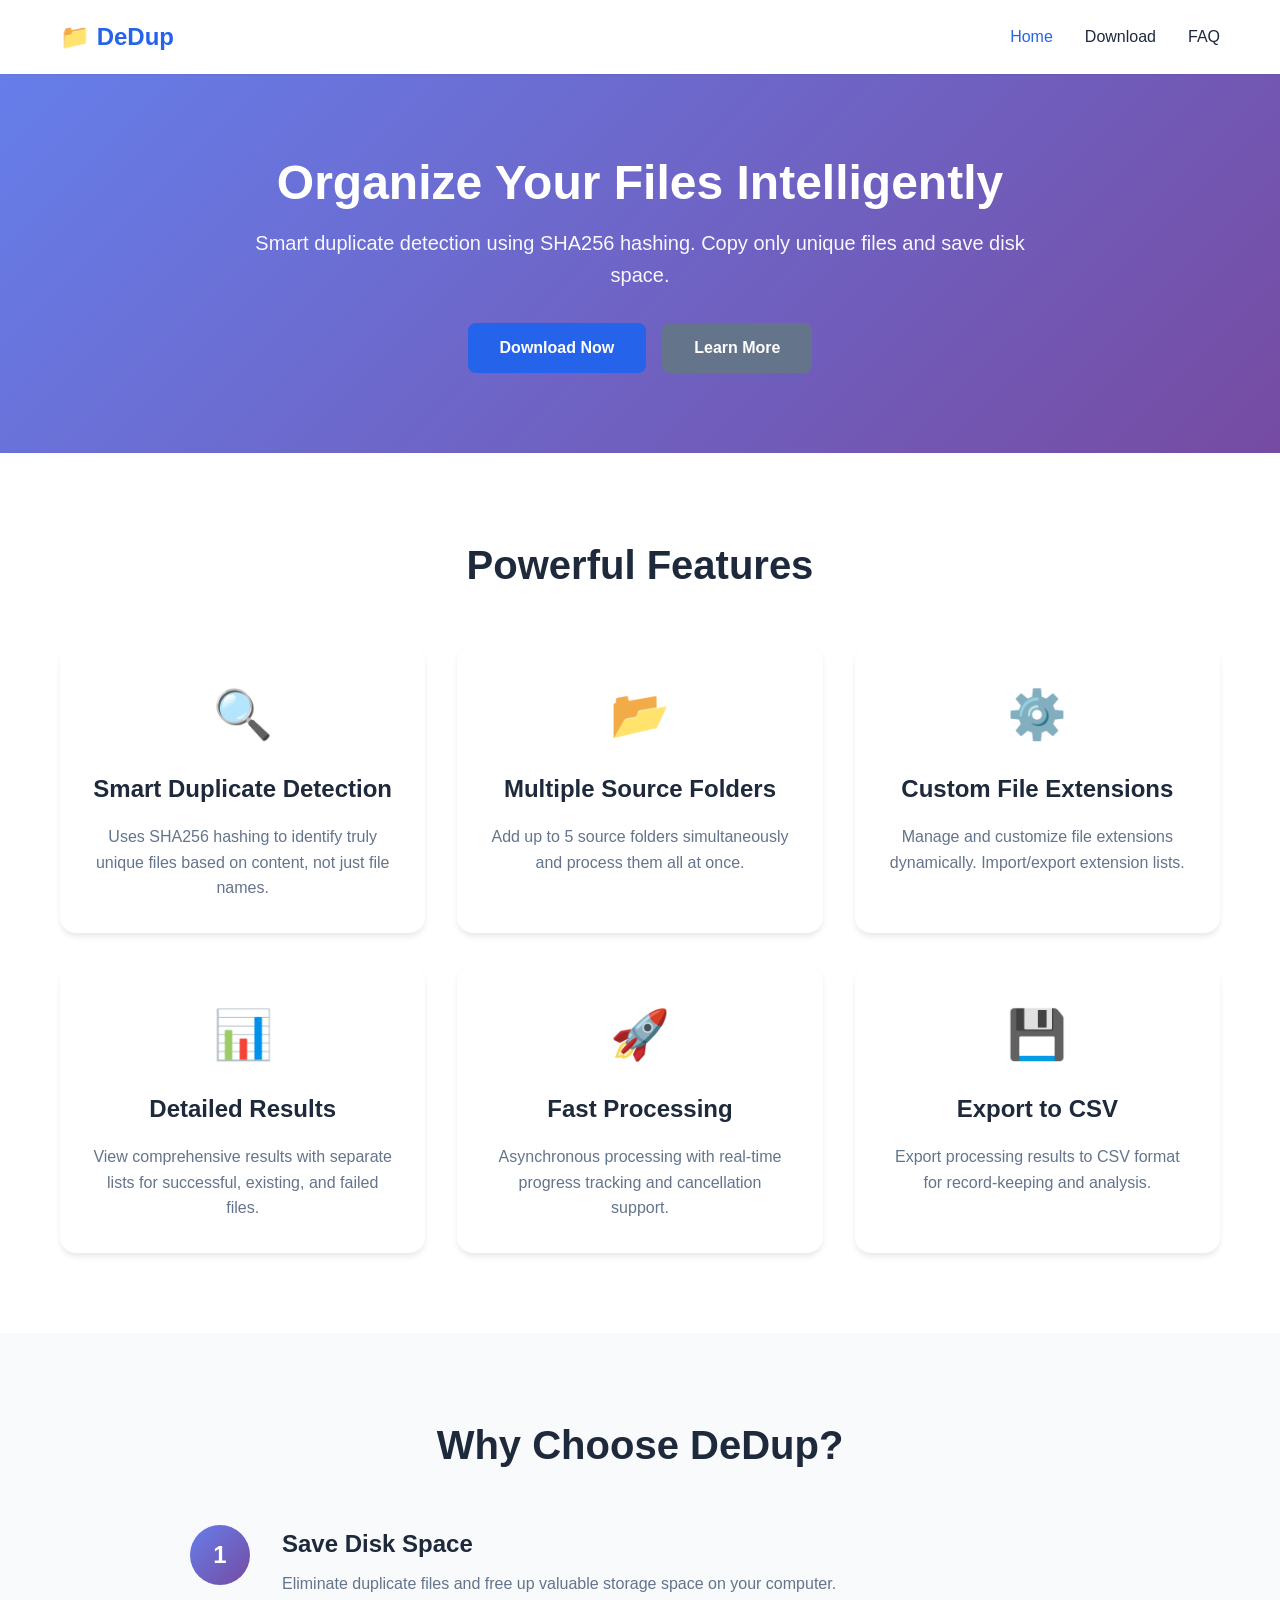
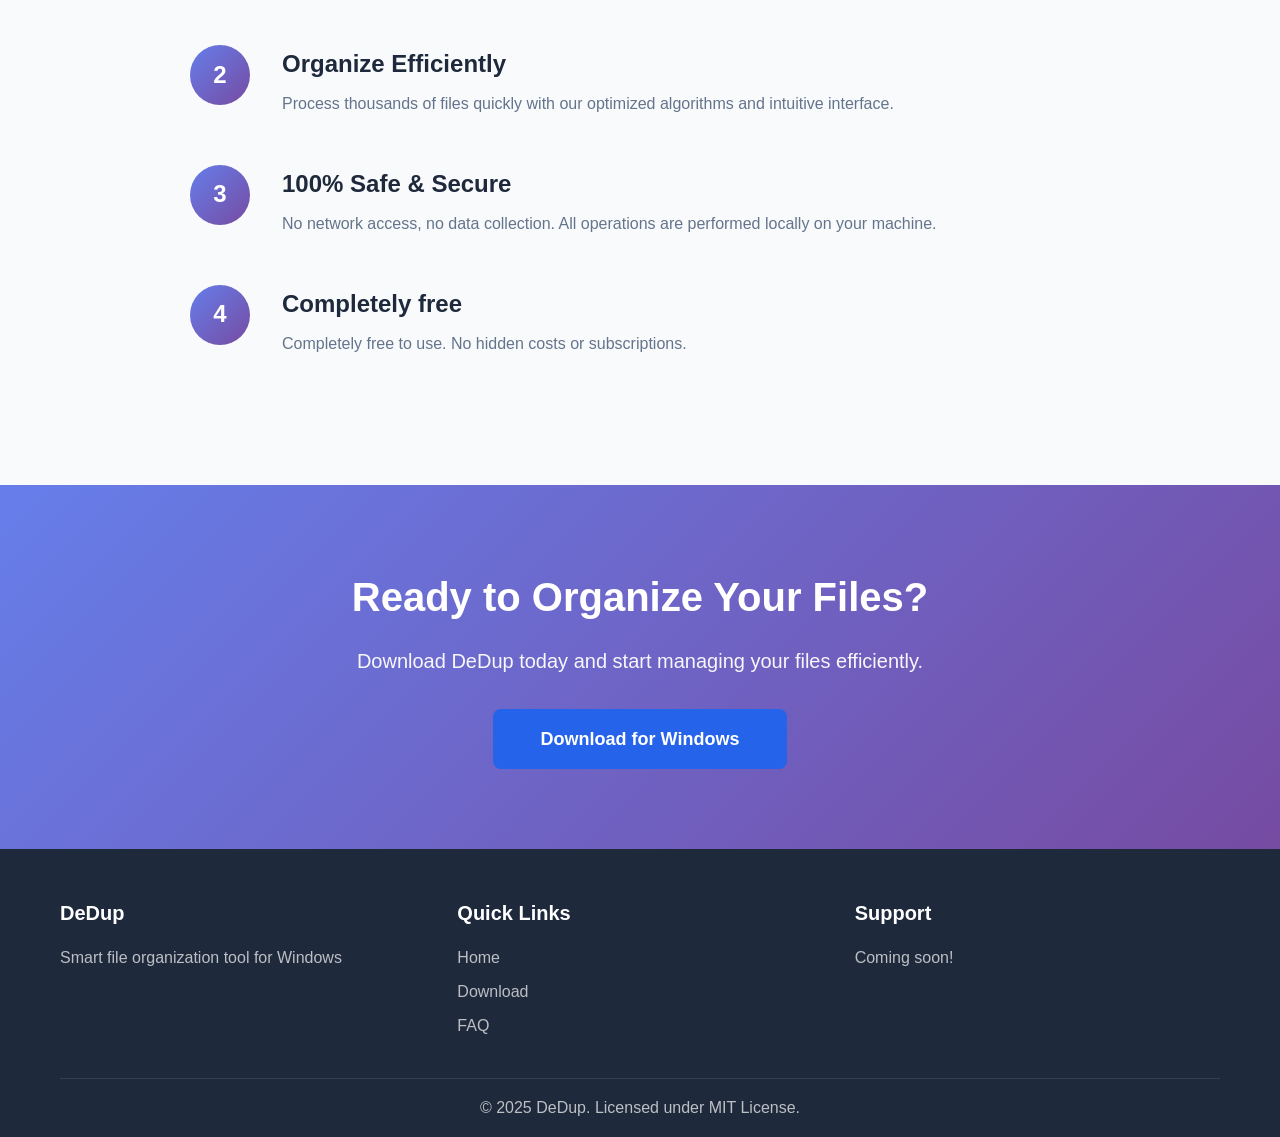
<file: index.html>
<!DOCTYPE html>
<html lang="en">
<head>
    <meta charset="UTF-8">
    <meta name="viewport" content="width=device-width, initial-scale=1.0">
    <meta name="description" content="DeDup - Smart duplicate detection and file organization tool for Windows">
    <title>DeDup - Smart File Organization Tool</title>
    <link rel="stylesheet" href="css/styles.css">
    <script>
        !function(t,e){var o,n,p,r;e.__SV||(window.posthog=e,e._i=[],e.init=function(i,s,a){function g(t,e){var o=e.split(".");2==o.length&&(t=t[o[0]],e=o[1]),t[e]=function(){t.push([e].concat(Array.prototype.slice.call(arguments,0)))}}(p=t.createElement("script")).type="text/javascript",p.async=!0,p.src=s.api_host.replace(".i.posthog.com","-assets.i.posthog.com")+"/static/array.js",(r=t.getElementsByTagName("script")[0]).parentNode.insertBefore(p,r);var u=e;for(void 0!==a?u=e[a]=[]:a="posthog",u.people=u.people||[],u.toString=function(t){var e="posthog";return"posthog"!==a&&(e+="."+a),t||(e+=" (stub)"),e},u.people.toString=function(){return u.toString(1)+".people (stub)"},o="init capture register register_once register_for_session unregister opt_out_capturing has_opted_out_capturing opt_in_capturing reset isFeatureEnabled getFeatureFlag getFeatureFlagPayload reloadFeatureFlags group identify setPersonProperties setPersonPropertiesForFlags resetPersonPropertiesForFlags setGroupPropertiesForFlags resetGroupPropertiesForFlags resetGroups onFeatureFlags addFeatureFlagsHandler onSessionId getSurveys getActiveMatchingSurveys renderSurvey canRenderSurvey getNextSurveyStep".split(" "),n=0;n<o.length;n++)g(u,o[n]);e._i.push([i,s,a])},e.__SV=1)}(document,window.posthog||[]);
        posthog.init('phc_v8VJVFxAT62Tx60gpnQ9fvidoGuvIyEFESOv3QbUDI0', {
            api_host: 'https://us.i.posthog.com',
            defaults: '2026-01-30'
        })
    </script>
</head>
<body>
    <!-- Header with Donate Button -->
    <header class="header">
        <div class="container">
            <div class="header-content">
                <div class="logo">
                    <h1>📁 DeDup</h1>
                </div>
                <nav class="nav">
                    <a href="index.html" class="nav-link active">Home</a>
                    <a href="download.html" class="nav-link">Download</a>
                    <a href="faq.html" class="nav-link">FAQ</a>
                    <!-- <button id="donate-btn" class="donate-btn">❤️ Donate</button> -->
                </nav>
            </div>
        </div>
    </header>

    <!-- Hero Section -->
    <section class="hero">
        <div class="container">
            <div class="hero-content">
                <h2 class="hero-title">Organize Your Files Intelligently</h2>
                <p class="hero-subtitle">Smart duplicate detection using SHA256 hashing. Copy only unique files and save disk space.</p>
                <div class="hero-buttons">
                    <a href="download.html" class="btn btn-primary">Download Now</a>
                    <a href="#features" class="btn btn-secondary">Learn More</a>
                </div>
            </div>
        </div>
    </section>

    <!-- Ad Placeholder 1 -->
    <div class="ad-container" style="display: none;">
        <div class="container">
            <div class="ad-placeholder">
                <!-- Google AdSense or other ad network code goes here -->
                <p class="ad-label">Advertisement</p>
                <div class="ad-content">
                    <script async src="https://pagead2.googlesyndication.com/pagead/js/adsbygoogle.js"></script>
                    <!-- Ad Unit 1 -->
                    <ins class="adsbygoogle"
                         style="display:block"
                         data-ad-client="ca-pub-XXXXXXXXXXXXXXXX"
                         data-ad-slot="XXXXXXXXXX"
                         data-ad-format="auto"
                         data-full-width-responsive="true"></ins>
                    <script>
                         (adsbygoogle = window.adsbygoogle || []).push({});
                    </script>
                </div>
            </div>
        </div>
    </div>

    <!-- Features Section -->
    <section id="features" class="features">
        <div class="container">
            <h2 class="section-title">Powerful Features</h2>
            <div class="features-grid">
                <div class="feature-card">
                    <div class="feature-icon">🔍</div>
                    <h3>Smart Duplicate Detection</h3>
                    <p>Uses SHA256 hashing to identify truly unique files based on content, not just file names.</p>
                </div>
                <div class="feature-card">
                    <div class="feature-icon">📂</div>
                    <h3>Multiple Source Folders</h3>
                    <p>Add up to 5 source folders simultaneously and process them all at once.</p>
                </div>
                <div class="feature-card">
                    <div class="feature-icon">⚙️</div>
                    <h3>Custom File Extensions</h3>
                    <p>Manage and customize file extensions dynamically. Import/export extension lists.</p>
                </div>
                <div class="feature-card">
                    <div class="feature-icon">📊</div>
                    <h3>Detailed Results</h3>
                    <p>View comprehensive results with separate lists for successful, existing, and failed files.</p>
                </div>
                <div class="feature-card">
                    <div class="feature-icon">🚀</div>
                    <h3>Fast Processing</h3>
                    <p>Asynchronous processing with real-time progress tracking and cancellation support.</p>
                </div>
                <div class="feature-card">
                    <div class="feature-icon">💾</div>
                    <h3>Export to CSV</h3>
                    <p>Export processing results to CSV format for record-keeping and analysis.</p>
                </div>
            </div>
        </div>
    </section>

    <!-- Ad Placeholder 2 -->
    <div class="ad-container" style="display: none;">
        <div class="container">
            <div class="ad-placeholder">
                <p class="ad-label">Advertisement</p>
                <div class="ad-content">
                    <script async src="https://pagead2.googlesyndication.com/pagead/js/adsbygoogle.js"></script>
                    <!-- Ad Unit 2 -->
                    <ins class="adsbygoogle"
                         style="display:block"
                         data-ad-client="ca-pub-XXXXXXXXXXXXXXXX"
                         data-ad-slot="XXXXXXXXXX"
                         data-ad-format="auto"
                         data-full-width-responsive="true"></ins>
                    <script>
                         (adsbygoogle = window.adsbygoogle || []).push({});
                    </script>
                </div>
            </div>
        </div>
    </div>

    <!-- Benefits Section -->
    <section class="benefits">
        <div class="container">
            <h2 class="section-title">Why Choose DeDup?</h2>
            <div class="benefits-list">
                <div class="benefit-item">
                    <div class="benefit-number">1</div>
                    <div class="benefit-content">
                        <h3>Save Disk Space</h3>
                        <p>Eliminate duplicate files and free up valuable storage space on your computer.</p>
                    </div>
                </div>
                <div class="benefit-item">
                    <div class="benefit-number">2</div>
                    <div class="benefit-content">
                        <h3>Organize Efficiently</h3>
                        <p>Process thousands of files quickly with our optimized algorithms and intuitive interface.</p>
                    </div>
                </div>
                <div class="benefit-item">
                    <div class="benefit-number">3</div>
                    <div class="benefit-content">
                        <h3>100% Safe & Secure</h3>
                        <p>No network access, no data collection. All operations are performed locally on your machine.</p>
                    </div>
                </div>
                <div class="benefit-item">
                    <div class="benefit-number">4</div>
                    <div class="benefit-content">
                        <h3>Completely free</h3>
                        <p>Completely free to use. No hidden costs or subscriptions.</p>
                    </div>
                </div>
            </div>
        </div>
    </section>

    <!-- CTA Section -->
    <section class="cta">
        <div class="container">
            <h2>Ready to Organize Your Files?</h2>
            <p>Download DeDup today and start managing your files efficiently.</p>
            <a href="download.html" class="btn btn-primary btn-large">Download for Windows</a>
        </div>
    </section>

    <!-- Footer -->
    <footer class="footer">
        <div class="container">
            <div class="footer-content">
                <div class="footer-section">
                    <h4>DeDup</h4>
                    <p>Smart file organization tool for Windows</p>
                </div>
                <div class="footer-section">
                    <h4>Quick Links</h4>
                    <ul>
                        <li><a href="index.html">Home</a></li>
                        <li><a href="download.html">Download</a></li>
                        <li><a href="faq.html">FAQ</a></li>
                    </ul>
                </div>
                <div class="footer-section">
                    <h4>Support</h4>
                    <p>Coming soon!</p>
                    <!-- <p>If you find this tool useful, please consider supporting the development.</p> -->
                    <!-- <button id="footer-donate-btn" class="btn btn-secondary">❤️ Donate</button> -->
                </div>
            </div>
            <div class="footer-bottom">
                <p>&copy; 2025 DeDup. Licensed under MIT License.</p>
            </div>
        </div>
    </footer>

    <!-- PayPal Donation Modal -->
    <div id="donation-modal" class="modal">
        <div class="modal-content">
            <span class="close">&times;</span>
            <h2>Support Development</h2>
            <p>Coming soon!</p>
            <!-- <p>Your donation helps keep this project free and actively maintained. Thank you for your support!</p> -->
            <!-- <div id="paypal-button-container"></div> -->
        </div>
    </div>

    <script src="js/paypal.js"></script>
    <script src="js/main.js"></script>
</body>

</html>
</file>
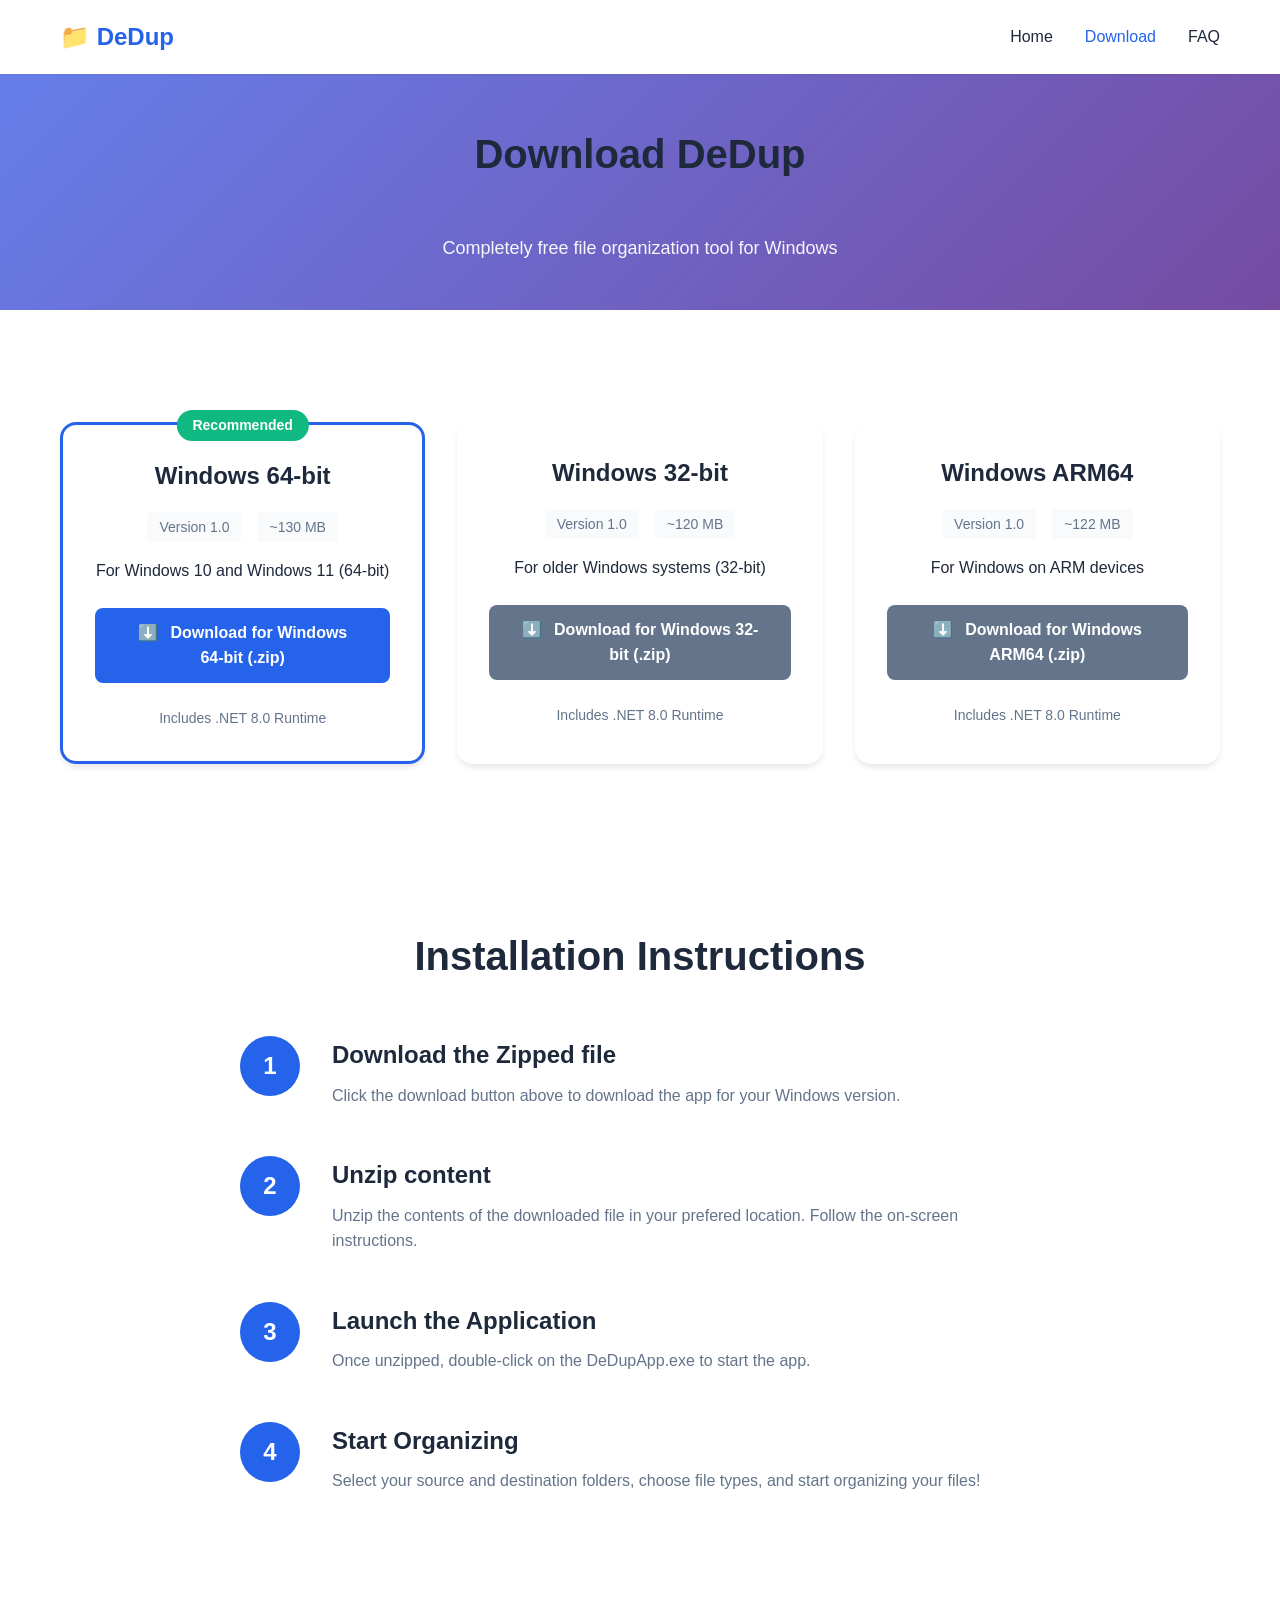
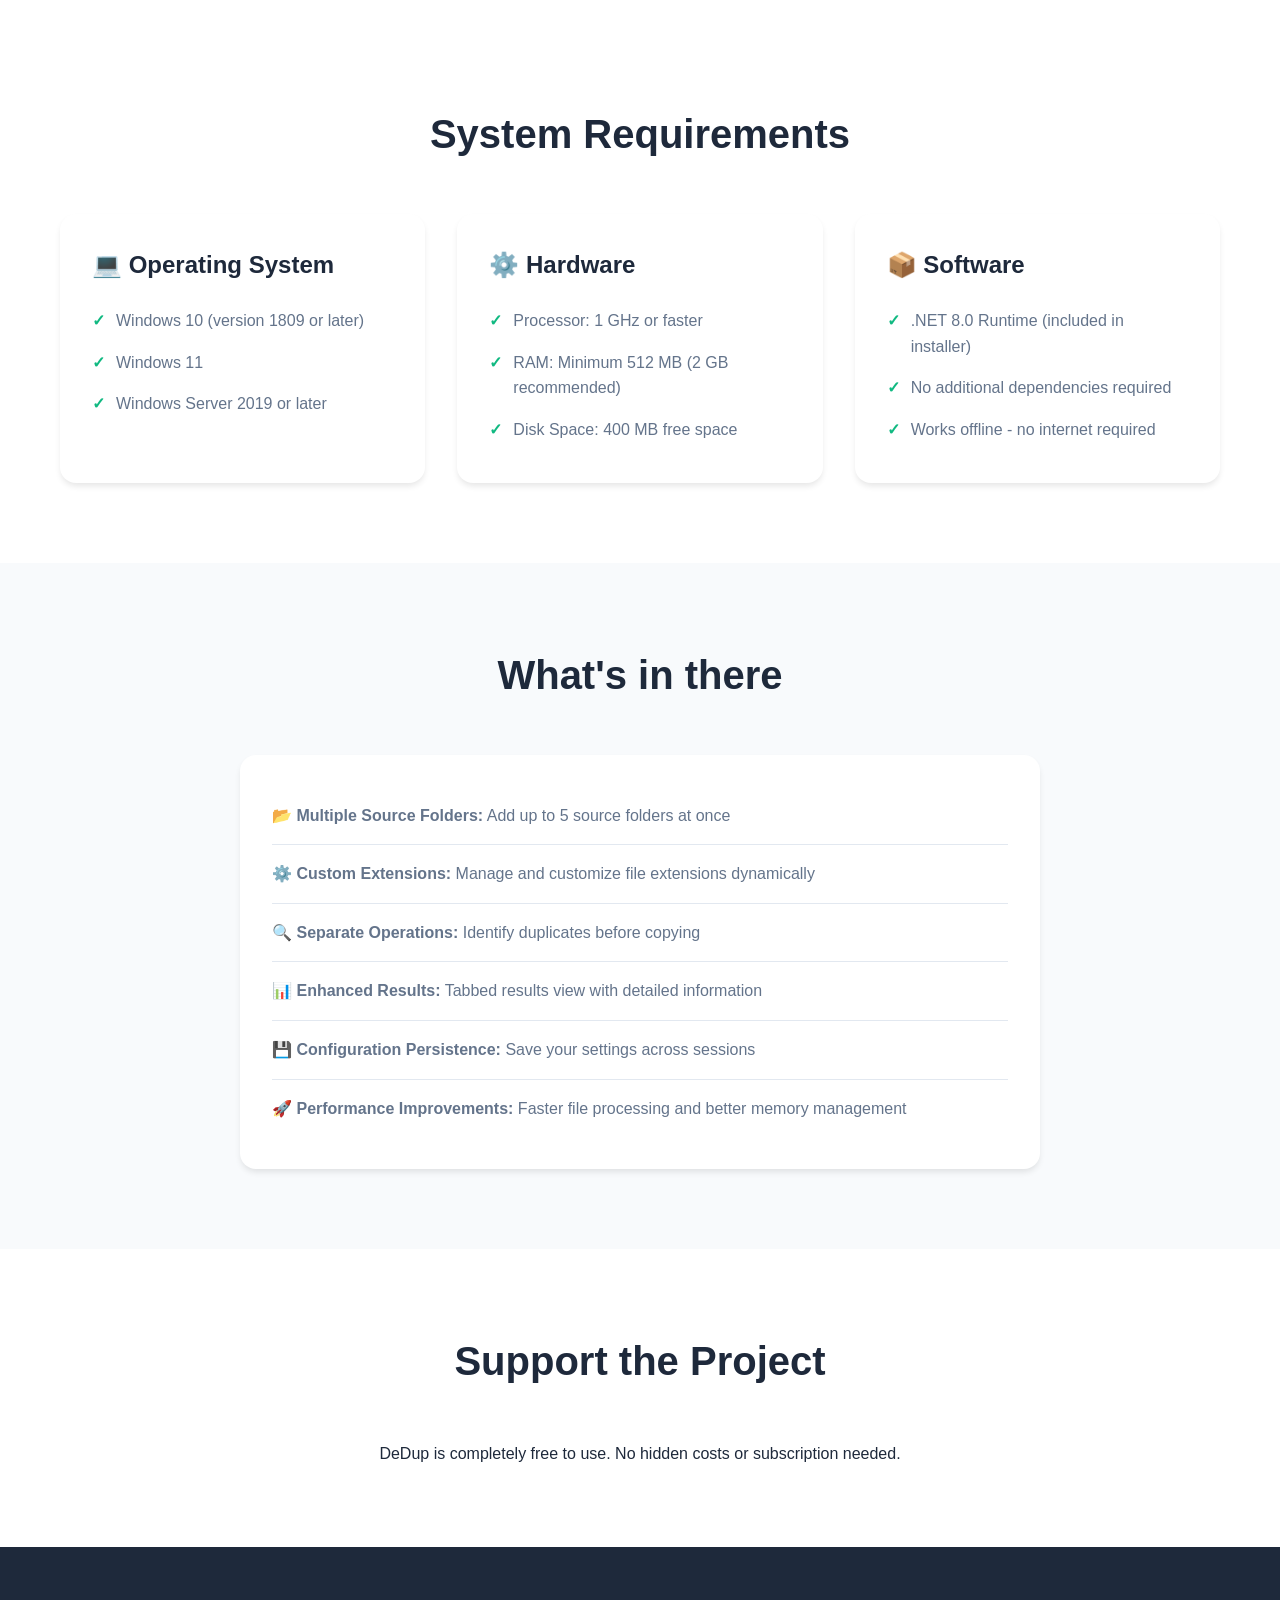
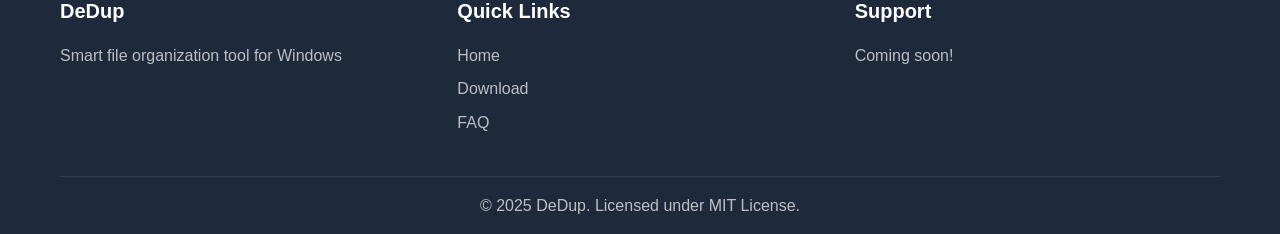
<file: download.html>
<!DOCTYPE html>
<html lang="en">
<head>
    <meta charset="UTF-8">
    <meta name="viewport" content="width=device-width, initial-scale=1.0">
    <meta name="description" content="Download DeDup - Free Windows file organization tool">
    <title>Download - DeDup</title>
    <link rel="stylesheet" href="css/styles.css">
    <script>
        !function(t,e){var o,n,p,r;e.__SV||(window.posthog=e,e._i=[],e.init=function(i,s,a){function g(t,e){var o=e.split(".");2==o.length&&(t=t[o[0]],e=o[1]),t[e]=function(){t.push([e].concat(Array.prototype.slice.call(arguments,0)))}}(p=t.createElement("script")).type="text/javascript",p.async=!0,p.src=s.api_host.replace(".i.posthog.com","-assets.i.posthog.com")+"/static/array.js",(r=t.getElementsByTagName("script")[0]).parentNode.insertBefore(p,r);var u=e;for(void 0!==a?u=e[a]=[]:a="posthog",u.people=u.people||[],u.toString=function(t){var e="posthog";return"posthog"!==a&&(e+="."+a),t||(e+=" (stub)"),e},u.people.toString=function(){return u.toString(1)+".people (stub)"},o="init capture register register_once register_for_session unregister opt_out_capturing has_opted_out_capturing opt_in_capturing reset isFeatureEnabled getFeatureFlag getFeatureFlagPayload reloadFeatureFlags group identify setPersonProperties setPersonPropertiesForFlags resetPersonPropertiesForFlags setGroupPropertiesForFlags resetGroupPropertiesForFlags resetGroups onFeatureFlags addFeatureFlagsHandler onSessionId getSurveys getActiveMatchingSurveys renderSurvey canRenderSurvey getNextSurveyStep".split(" "),n=0;n<o.length;n++)g(u,o[n]);e._i.push([i,s,a])},e.__SV=1)}(document,window.posthog||[]);
        posthog.init('phc_v8VJVFxAT62Tx60gpnQ9fvidoGuvIyEFESOv3QbUDI0', {
            api_host: 'https://us.i.posthog.com',
            defaults: '2026-01-30'
        })
    </script>
</head>
<body>
    <!-- Header with Donate Button -->
    <header class="header">
        <div class="container">
            <div class="header-content">
                <div class="logo">
                    <h1>📁 DeDup</h1>
                </div>
                <nav class="nav">
                    <a href="index.html" class="nav-link">Home</a>
                    <a href="download.html" class="nav-link active">Download</a>
                    <a href="faq.html" class="nav-link">FAQ</a>
                    <!-- <button id="donate-btn" class="donate-btn">❤️ Donate</button> -->
                </nav>
            </div>
        </div>
    </header>

    <!-- Download Hero Section -->
    <section class="download-hero">
        <div class="container">
            <h2 class="section-title">Download DeDup</h2>
            <p class="download-subtitle">Completely free file organization tool for Windows</p>
        </div>
    </section>

    <!-- Download Options -->
    <section class="download-section">
        <div class="container">
            <div class="download-cards">
                <div class="download-card featured">
                    <div class="download-badge">Recommended</div>
                    <h3>Windows 64-bit</h3>
                    <div class="version-info">
                        <span class="version">Version 1.0</span>
                        <span class="size">~130 MB</span>
                    </div>
                    <p>For Windows 10 and Windows 11 (64-bit)</p>
                    <a href="https://drive.google.com/drive/folders/1GRLRNjMNG0Qi1W3jxuSLm8LAt3eLQRoW?usp=sharing" target="_blank" class="btn btn-primary btn-download" data-platform="win-x64">
                        <span class="download-icon">⬇️</span>
                        Download for Windows 64-bit (.zip)
                    </a>
                    <p class="download-note">Includes .NET 8.0 Runtime</p>
                </div>

                <div class="download-card">
                    <h3>Windows 32-bit</h3>
                    <div class="version-info">
                        <span class="version">Version 1.0</span>
                        <span class="size">~120 MB</span>
                    </div>
                    <p>For older Windows systems (32-bit)</p>
                    <a href="https://drive.google.com/drive/folders/19ObCqyxurtX_oqmywSCgUVXU9jphz-oo?usp=sharing" target="_blank" class="btn btn-secondary btn-download" data-platform="win-x86">
                        <span class="download-icon">⬇️</span>
                        Download for Windows 32-bit (.zip)
                    </a>
                    <p class="download-note">Includes .NET 8.0 Runtime</p>
                </div>

                <div class="download-card">
                    <h3>Windows ARM64</h3>
                    <div class="version-info">
                        <span class="version">Version 1.0</span>
                        <span class="size">~122 MB</span>
                    </div>
                    <p>For Windows on ARM devices</p>
                    <a href="https://drive.google.com/drive/folders/1tQUDWmu0KwtU-g4OQ6KB1GNMyofbuF_I?usp=sharing" target="_blank" class="btn btn-secondary btn-download" data-platform="win-arm64">
                        <span class="download-icon">⬇️</span>
                        Download for Windows ARM64 (.zip)
                    </a>
                    <p class="download-note">Includes .NET 8.0 Runtime</p>
                </div>
            </div>
        </div>
    </section>

    <!-- Ad Placeholder 1 -->
    <div class="ad-container" style="display: none;">
        <div class="container">
            <div class="ad-placeholder">
                <p class="ad-label">Advertisement</p>
                <div class="ad-content">
                    <script async src="https://pagead2.googlesyndication.com/pagead/js/adsbygoogle.js"></script>
                    <!-- Ad Unit 1 -->
                    <ins class="adsbygoogle"
                         style="display:block"
                         data-ad-client="ca-pub-XXXXXXXXXXXXXXXX"
                         data-ad-slot="XXXXXXXXXX"
                         data-ad-format="auto"
                         data-full-width-responsive="true"></ins>
                    <script>
                         (adsbygoogle = window.adsbygoogle || []).push({});
                    </script>
                </div>
            </div>
        </div>
    </div>

    <!-- Installation Instructions -->
    <section class="installation">
        <div class="container">
            <h2 class="section-title">Installation Instructions</h2>
            <div class="steps">
                <div class="step">
                    <div class="step-number">1</div>
                    <div class="step-content">
                        <h3>Download the Zipped file</h3>
                        <p>Click the download button above to download the app for your Windows version.</p>
                    </div>
                </div>
                <div class="step">
                    <div class="step-number">2</div>
                    <div class="step-content">
                        <h3>Unzip content</h3>
                        <p>Unzip the contents of the downloaded file in your prefered location. Follow the on-screen instructions.</p>
                    </div>
                </div>
                <div class="step">
                    <div class="step-number">3</div>
                    <div class="step-content">
                        <h3>Launch the Application</h3>
                        <p>Once unzipped, double-click on the DeDupApp.exe to start the app.</p>
                    </div>
                </div>
                <div class="step">
                    <div class="step-number">4</div>
                    <div class="step-content">
                        <h3>Start Organizing</h3>
                        <p>Select your source and destination folders, choose file types, and start organizing your files!</p>
                    </div>
                </div>
            </div>
        </div>
    </section>

    <!-- System Requirements -->
    <section class="requirements">
        <div class="container">
            <h2 class="section-title">System Requirements</h2>
            <div class="requirements-grid">
                <div class="requirement-card">
                    <h3>💻 Operating System</h3>
                    <ul>
                        <li>Windows 10 (version 1809 or later)</li>
                        <li>Windows 11</li>
                        <li>Windows Server 2019 or later</li>
                    </ul>
                </div>
                <div class="requirement-card">
                    <h3>⚙️ Hardware</h3>
                    <ul>
                        <li>Processor: 1 GHz or faster</li>
                        <li>RAM: Minimum 512 MB (2 GB recommended)</li>
                        <li>Disk Space: 400 MB free space</li>
                    </ul>
                </div>
                <div class="requirement-card">
                    <h3>📦 Software</h3>
                    <ul>
                        <li>.NET 8.0 Runtime (included in installer)</li>
                        <li>No additional dependencies required</li>
                        <li>Works offline - no internet required</li>
                    </ul>
                </div>
            </div>
        </div>
    </section>

    <!-- Ad Placeholder 2 -->
    <div class="ad-container" style="display: none;">
        <div class="container">
            <div class="ad-placeholder">
                <p class="ad-label">Advertisement</p>
                <div class="ad-content">
                    <script async src="https://pagead2.googlesyndication.com/pagead/js/adsbygoogle.js"></script>
                    <!-- Ad Unit 2 -->
                    <ins class="adsbygoogle"
                         style="display:block"
                         data-ad-client="ca-pub-XXXXXXXXXXXXXXXX"
                         data-ad-slot="XXXXXXXXXX"
                         data-ad-format="auto"
                         data-full-width-responsive="true"></ins>
                    <script>
                         (adsbygoogle = window.adsbygoogle || []).push({});
                    </script>
                </div>
            </div>
        </div>
    </div>

    <!-- Release Notes -->
    <section class="release-notes">
        <div class="container">
            <h2 class="section-title">What's in there</h2>
            <div class="release-content">
                <ul class="release-list">
                    <li>📂 <strong>Multiple Source Folders:</strong> Add up to 5 source folders at once</li>
                    <li>⚙️ <strong>Custom Extensions:</strong> Manage and customize file extensions dynamically</li>
                    <li>🔍 <strong>Separate Operations:</strong> Identify duplicates before copying</li>
                    <li>📊 <strong>Enhanced Results:</strong> Tabbed results view with detailed information</li>
                    <li>💾 <strong>Configuration Persistence:</strong> Save your settings across sessions</li>
                    <li>🚀 <strong>Performance Improvements:</strong> Faster file processing and better memory management</li>
                </ul>
            </div>
        </div>
    </section>

    <!-- Support Section -->
    <section class="support-section">
        <div class="container">
            <h2 class="section-title">Support the Project</h2>
            <p>DeDup is completely free to use. No hidden costs or subscription needed.</p>
            <!-- <div class="support-buttons">
                <button id="support-donate-btn" class="btn btn-primary">❤️ Donate via PayPal</button>
                <a href="https://github.com/yourusername/unique-file-organizer" class="btn btn-secondary" target="_blank">⭐ Star on GitHub</a>
            </div> -->
        </div>
    </section>

    <!-- Footer -->
    <footer class="footer">
        <div class="container">
            <div class="footer-content">
                <div class="footer-section">
                    <h4>DeDup</h4>
                    <p>Smart file organization tool for Windows</p>
                </div>
                <div class="footer-section">
                    <h4>Quick Links</h4>
                    <ul>
                        <li><a href="index.html">Home</a></li>
                        <li><a href="download.html">Download</a></li>
                        <li><a href="faq.html">FAQ</a></li>
                    </ul>
                </div>
                <div class="footer-section">
                    <h4>Support</h4>
                    <p>Coming soon!</p>
                    <!-- <p>If you find this tool useful, please consider supporting the development.</p> -->
                    <!-- <button id="footer-donate-btn" class="btn btn-secondary">❤️ Donate</button> -->
                </div>
            </div>
            <div class="footer-bottom">
                <p>&copy; 2025 DeDup. Licensed under MIT License.</p>
            </div>
        </div>
    </footer>

    <!-- PayPal Donation Modal -->
    <!-- <div id="donation-modal" class="modal">
        <div class="modal-content">
            <span class="close">&times;</span>
            <h2>Support Development</h2>
            <p>Your donation helps keep this project free and actively maintained. Thank you for your support!</p>
            <div id="paypal-button-container"></div>
        </div>
    </div> -->

    <script src="js/paypal.js"></script>
    <script src="js/main.js"></script>
</body>
</html>
</file>
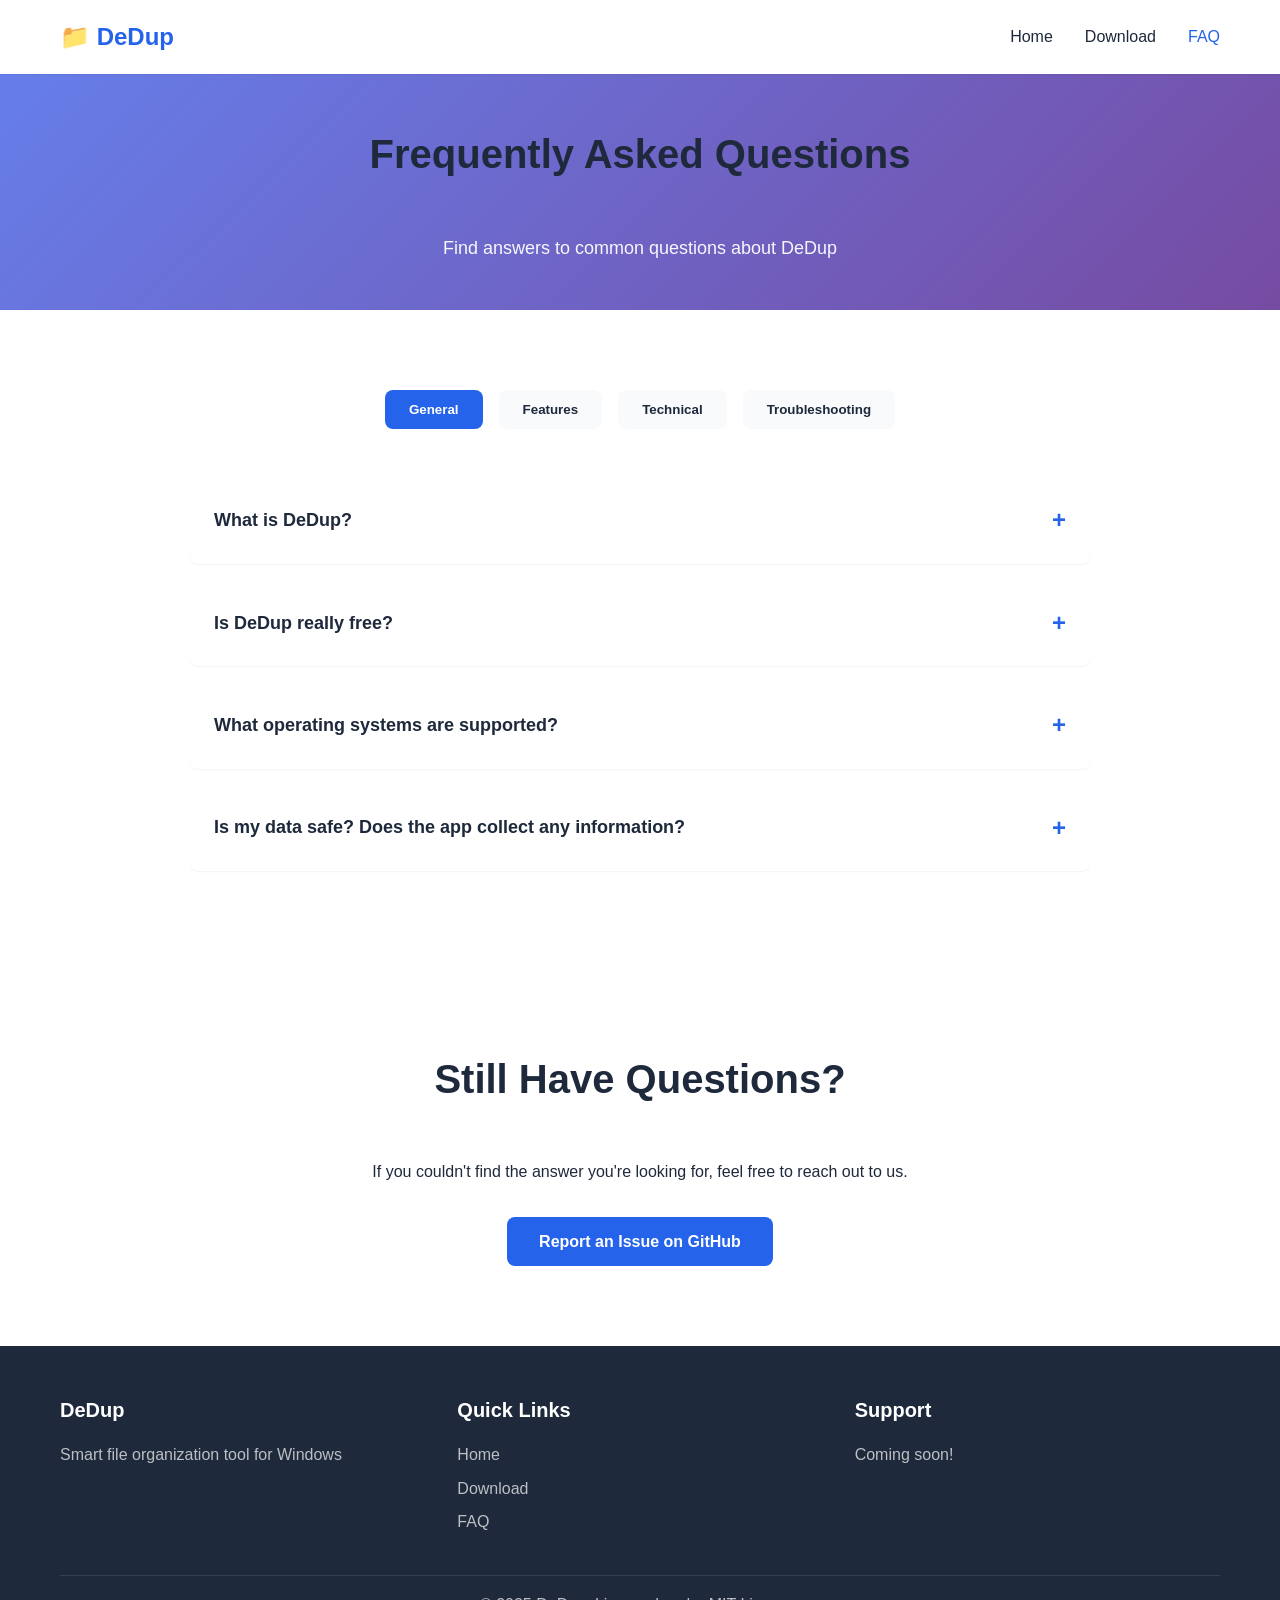
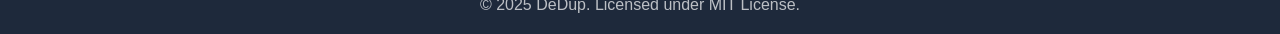
<file: faq.html>
<!DOCTYPE html>
<html lang="en">
<head>
    <meta charset="UTF-8">
    <meta name="viewport" content="width=device-width, initial-scale=1.0">
    <meta name="description" content="Frequently Asked Questions about DeDup">
    <title>FAQ - DeDup</title>
    <link rel="stylesheet" href="css/styles.css">
    <script>
        !function(t,e){var o,n,p,r;e.__SV||(window.posthog=e,e._i=[],e.init=function(i,s,a){function g(t,e){var o=e.split(".");2==o.length&&(t=t[o[0]],e=o[1]),t[e]=function(){t.push([e].concat(Array.prototype.slice.call(arguments,0)))}}(p=t.createElement("script")).type="text/javascript",p.async=!0,p.src=s.api_host.replace(".i.posthog.com","-assets.i.posthog.com")+"/static/array.js",(r=t.getElementsByTagName("script")[0]).parentNode.insertBefore(p,r);var u=e;for(void 0!==a?u=e[a]=[]:a="posthog",u.people=u.people||[],u.toString=function(t){var e="posthog";return"posthog"!==a&&(e+="."+a),t||(e+=" (stub)"),e},u.people.toString=function(){return u.toString(1)+".people (stub)"},o="init capture register register_once register_for_session unregister opt_out_capturing has_opted_out_capturing opt_in_capturing reset isFeatureEnabled getFeatureFlag getFeatureFlagPayload reloadFeatureFlags group identify setPersonProperties setPersonPropertiesForFlags resetPersonPropertiesForFlags setGroupPropertiesForFlags resetGroupPropertiesForFlags resetGroups onFeatureFlags addFeatureFlagsHandler onSessionId getSurveys getActiveMatchingSurveys renderSurvey canRenderSurvey getNextSurveyStep".split(" "),n=0;n<o.length;n++)g(u,o[n]);e._i.push([i,s,a])},e.__SV=1)}(document,window.posthog||[]);
        posthog.init('phc_v8VJVFxAT62Tx60gpnQ9fvidoGuvIyEFESOv3QbUDI0', {
            api_host: 'https://us.i.posthog.com',
            defaults: '2026-01-30'
        })
    </script>
</head>
<body>
    <!-- Header with Donate Button -->
    <header class="header">
        <div class="container">
            <div class="header-content">
                <div class="logo">
                    <h1>📁 DeDup</h1>
                </div>
                <nav class="nav">
                    <a href="index.html" class="nav-link">Home</a>
                    <a href="download.html" class="nav-link">Download</a>
                    <a href="faq.html" class="nav-link active">FAQ</a>
                    <!-- <button id="donate-btn" class="donate-btn">❤️ Donate</button> -->
                </nav>
            </div>
        </div>
    </header>

    <!-- FAQ Hero Section -->
    <section class="faq-hero">
        <div class="container">
            <h2 class="section-title">Frequently Asked Questions</h2>
            <p class="faq-subtitle">Find answers to common questions about DeDup</p>
        </div>
    </section>

    <!-- FAQ Content -->
    <section class="faq-section">
        <div class="container">
            <div class="faq-categories">
                <button class="faq-category-btn active" data-category="general">General</button>
                <button class="faq-category-btn" data-category="features">Features</button>
                <button class="faq-category-btn" data-category="technical">Technical</button>
                <button class="faq-category-btn" data-category="troubleshooting">Troubleshooting</button>
            </div>

            <!-- General Questions -->
            <div class="faq-category-content" data-category="general">
                <div class="faq-item">
                    <div class="faq-question">
                        <h3>What is DeDup?</h3>
                        <span class="faq-toggle">+</span>
                    </div>
                    <div class="faq-answer">
                        <p>DeDup (short form of De-Duplication) is a free, open-source Windows application that helps you organize and copy unique files from source directories to a destination directory. It uses SHA256 hashing to identify truly unique files based on their content, not just file names, ensuring accurate duplicate detection.</p>
                    </div>
                </div>

                <div class="faq-item">
                    <div class="faq-question">
                        <h3>Is DeDup really free?</h3>
                        <span class="faq-toggle">+</span>
                    </div>
                    <div class="faq-answer">
                        <p>Yes! DeDup is completely free and open-source under the MIT License. There are no hidden costs, subscriptions, or premium features. However, if you find it useful, we appreciate donations to support continued development.</p>
                    </div>
                </div>

                <div class="faq-item">
                    <div class="faq-question">
                        <h3>What operating systems are supported?</h3>
                        <span class="faq-toggle">+</span>
                    </div>
                    <div class="faq-answer">
                        <p>DeDup is designed for Windows 10 (version 1809 or later) and Windows 11. We provide builds for 64-bit, 32-bit, and ARM64 architectures. The application requires .NET 8.0 Runtime, which is included in the installer.</p>
                    </div>
                </div>

                <div class="faq-item">
                    <div class="faq-question">
                        <h3>Is my data safe? Does the app collect any information?</h3>
                        <span class="faq-toggle">+</span>
                    </div>
                    <div class="faq-answer">
                        <p>Your data is completely safe. DeDup operates entirely offline with no network access. We do not collect any telemetry, user data, or personal information. All file operations are performed locally on your machine, and no data ever leaves your computer.</p>
                    </div>
                </div>
            </div>

            <!-- Features Questions -->
            <div class="faq-category-content" data-category="features" style="display: none;">
                <div class="faq-item">
                    <div class="faq-question">
                        <h3>How does duplicate detection work?</h3>
                        <span class="faq-toggle">+</span>
                    </div>
                    <div class="faq-answer">
                        <p>The application uses SHA256 cryptographic hashing by default to identify unique files. Each file is read and its SHA256 hash is computed. Files with identical hashes are considered duplicates, regardless of their file names. This ensures true content-based duplicate detection, not just filename comparison.</p>
                    </div>
                </div>

                <div class="faq-item">
                    <div class="faq-question">
                        <h3>Can I process multiple source folders at once?</h3>
                        <span class="faq-toggle">+</span>
                    </div>
                    <div class="faq-answer">
                        <p>Yes! DeDup supports adding up to 5 source folders simultaneously. You can add multiple folders, and the application will scan all of them for unique files before copying to the destination folder.</p>
                    </div>
                </div>

                <div class="faq-item">
                    <div class="faq-question">
                        <h3>What file types can I organize?</h3>
                        <span class="faq-toggle">+</span>
                    </div>
                    <div class="faq-answer">
                        <p>By default, the application supports common file types like .doc, .docx, .pdf, .png, .jpg, .jpeg, .txt, .xlsx, and .pptx. However, you can add custom file extensions using the Extension Manager feature. You can also import/export extension lists in XML format.</p>
                    </div>
                </div>

                <div class="faq-item">
                    <div class="faq-question">
                        <h3>Can I export the results?</h3>
                        <span class="faq-toggle">+</span>
                    </div>
                    <div class="faq-answer">
                        <p>Yes! After processing, you can view detailed results and export them to CSV format. The export includes information about successfully copied files, files that already existed in the destination, and any files that failed to copy with error details.</p>
                    </div>
                </div>

                <div class="faq-item">
                    <div class="faq-question">
                        <h3>Does it support nested folders?</h3>
                        <span class="faq-toggle">+</span>
                    </div>
                    <div class="faq-answer">
                        <p>Yes! You can enable the "Include nested folders" option to recursively scan all subfolders within your source directories. This allows you to process entire directory trees in a single operation. However, the nested folder is restricted to a maximum of 7 to avoid "path too long" error.</p>
                    </div>
                </div>
            </div>

            <!-- Technical Questions -->
            <div class="faq-category-content" data-category="technical" style="display: none;">
                <div class="faq-item">
                    <div class="faq-question">
                        <h3>What are the system requirements?</h3>
                        <span class="faq-toggle">+</span>
                    </div>
                    <div class="faq-answer">
                        <p>Minimum requirements: Windows 10 (1809+) or Windows 11, 1 GHz processor, 512 MB RAM (2 GB recommended), and ~400 MB free disk space. The .NET 8.0 Runtime is included in the installer, so no additional software is required.</p>
                    </div>
                </div>

                <div class="faq-item">
                    <div class="faq-question">
                        <h3>How much disk space do I need?</h3>
                        <span class="faq-toggle">+</span>
                    </div>
                    <div class="faq-answer">
                        <p>The application itself requires about 400 MB. However, ensure your destination folder has enough space to accommodate all unique files that will be copied. The application will show an error if the destination runs out of space during copying.</p>
                    </div>
                </div>

                <!-- <div class="faq-item">
                    <div class="faq-question">
                        <h3>Does it work with network drives?</h3>
                        <span class="faq-toggle">+</span>
                    </div>
                    <div class="faq-answer">
                        <p>Yes, the application can work with network drives and mapped network locations. However, performance may be slower compared to local drives due to network latency. Ensure you have proper read/write permissions for the network locations.</p>
                    </div>
                </div> -->

                <div class="faq-item">
                    <div class="faq-question">
                        <h3>How fast is the processing?</h3>
                        <span class="faq-toggle">+</span>
                    </div>
                    <div class="faq-answer">
                        <p>Processing speed depends on several factors: number of files, file sizes, disk speed, and whether you're using hash-based or name-based comparison. The application uses asynchronous processing and is optimized for performance. For faster processing of large file sets, you can enable "Name Based Comparison" in settings.</p>
                    </div>
                </div>

                <!-- <div class="faq-item">
                    <div class="faq-question">
                        <h3>Can I build it from source?</h3>
                        <span class="faq-toggle">+</span>
                    </div>
                    <div class="faq-answer">
                        <p>Yes! The source code is available on GitHub. You'll need .NET 8.0 SDK and Visual Studio 2022 (or any compatible IDE). Clone the repository, restore dependencies with <code>dotnet restore</code>, and build with <code>dotnet build --configuration Release</code>.</p>
                    </div>
                </div> -->
            </div>

            <!-- Troubleshooting Questions -->
            <div class="faq-category-content" data-category="troubleshooting" style="display: none;">
                <div class="faq-item">
                    <div class="faq-question">
                        <h3>I'm getting "Access Denied" errors. What should I do?</h3>
                        <span class="faq-toggle">+</span>
                    </div>
                    <div class="faq-answer">
                        <p>Ensure you have read permissions for the source folders and write permissions for the destination folder. If you're accessing system folders or protected directories, you may need to run the application as administrator (though this is generally not recommended for security reasons).</p>
                    </div>
                </div>

                <div class="faq-item">
                    <div class="faq-question">
                        <h3>The application is running slowly. How can I speed it up?</h3>
                        <span class="faq-toggle">+</span>
                    </div>
                    <div class="faq-answer">
                        <p>Try these solutions: 1) Reduce the number of file types selected, 2) Disable nested folder scanning if not needed, 3) Enable "Name Based Comparison" for faster processing (though less accurate), 4) Process smaller batches of files, 5) Ensure your antivirus isn't scanning every file operation.</p>
                    </div>
                </div>

                <div class="faq-item">
                    <div class="faq-question">
                        <h3>Some files aren't being detected as duplicates. Why?</h3>
                        <span class="faq-toggle">+</span>
                    </div>
                    <div class="faq-answer">
                        <p>The application detects duplicates based on file content using SHA256 hash by default. If two files have identical content but different names, they are considered duplicates. If files appear similar but aren't detected as duplicates, they likely have different content (even minor differences will result in different hashes).</p>
                    </div>
                </div>

                <div class="faq-item">
                    <div class="faq-question">
                        <h3>The application won't start. What should I do?</h3>
                        <span class="faq-toggle">+</span>
                    </div>
                    <div class="faq-answer">
                        <p>First, ensure .NET 8.0 Runtime is installed (it should be included with the installer). Try reinstalling the application. Check Windows Event Viewer for error details. If the problem persists, download the portable version or build from source.</p>
                    </div>
                </div>

                <div class="faq-item">
                    <div class="faq-question">
                        <h3>Can I cancel a long-running operation?</h3>
                        <span class="faq-toggle">+</span>
                    </div>
                    <div class="faq-answer">
                        <p>Yes! Click the "Cancel" button during processing to safely stop the operation. The application will stop processing and show results for files processed up to that point. Cancellation is responsive and should stop within a few seconds.</p>
                    </div>
                </div>

                <div class="faq-item">
                    <div class="faq-question">
                        <h3>My configuration isn't being saved. What's wrong?</h3>
                        <span class="faq-toggle">+</span>
                    </div>
                    <div class="faq-answer">
                        <p>Ensure the application has write permissions to the root folder from where it is running. This is where configuration files are stored. If you're running from a restricted location or user account, the application may not be able to save settings.</p>
                    </div>
                </div>
            </div>
        </div>
    </section>

    <!-- Ad Placeholder -->
    <div class="ad-container" style="display: none;">
        <div class="container">
            <div class="ad-placeholder">
                <p class="ad-label">Advertisement</p>
                <div class="ad-content">
                    <script async src="https://pagead2.googlesyndication.com/pagead/js/adsbygoogle.js"></script>
                    <!-- Ad Unit -->
                    <ins class="adsbygoogle"
                         style="display:block"
                         data-ad-client="ca-pub-XXXXXXXXXXXXXXXX"
                         data-ad-slot="XXXXXXXXXX"
                         data-ad-format="auto"
                         data-full-width-responsive="true"></ins>
                    <script>
                         (adsbygoogle = window.adsbygoogle || []).push({});
                    </script>
                </div>
            </div>
        </div>
    </div>

    <!-- Still Have Questions Section -->
    <section class="contact-section">
        <div class="container">
            <h2 class="section-title">Still Have Questions?</h2>
            <p>If you couldn't find the answer you're looking for, feel free to reach out to us.</p>
            <div class="contact-options">
                <a href="https://github.com/vanuverma/dedup-website/issues" class="btn btn-primary" target="_blank">Report an Issue on GitHub</a>
                <!-- <button id="contact-donate-btn" class="btn btn-secondary">❤️ Support the Project</button> -->
            </div>
        </div>
    </section>

    <!-- Footer -->
    <footer class="footer">
        <div class="container">
            <div class="footer-content">
                <div class="footer-section">
                    <h4>DeDup</h4>
                    <p>Smart file organization tool for Windows</p>
                </div>
                <div class="footer-section">
                    <h4>Quick Links</h4>
                    <ul>
                        <li><a href="index.html">Home</a></li>
                        <li><a href="download.html">Download</a></li>
                        <li><a href="faq.html">FAQ</a></li>
                    </ul>
                </div>
                <div class="footer-section">
                    <h4>Support</h4>
                    <p>Coming soon!</p>
                    <!-- <p>If you find this tool useful, please consider supporting the development.</p> -->
                    <!-- <button id="footer-donate-btn" class="btn btn-secondary">❤️ Donate</button> -->
                </div>
            </div>
            <div class="footer-bottom">
                <p>&copy; 2025 DeDup. Licensed under MIT License.</p>
            </div>
        </div>
    </footer>

    <!-- PayPal Donation Modal -->
    <div id="donation-modal" class="modal">
        <div class="modal-content">
            <span class="close">&times;</span>
            <h2>Support Development</h2>
            <p>Coming soon!</p>
            <!-- <p>Your donation helps keep this project free and actively maintained. Thank you for your support!</p> -->
            <!-- <div id="paypal-button-container"></div> -->
        </div>
    </div>

    <script src="js/paypal.js"></script>
    <script src="js/main.js"></script>
    <script src="js/faq.js"></script>
</body>
</html>
</file>
<file: css/styles.css>
/* ===================================
   Global Styles & Reset
   =================================== */
* {
    margin: 0;
    padding: 0;
    box-sizing: border-box;
}

:root {
    --primary-color: #2563eb;
    --primary-hover: #1d4ed8;
    --secondary-color: #64748b;
    --success-color: #10b981;
    --danger-color: #ef4444;
    --warning-color: #f59e0b;
    --text-dark: #1e293b;
    --text-light: #64748b;
    --bg-light: #f8fafc;
    --bg-white: #ffffff;
    --border-color: #e2e8f0;
    --shadow-sm: 0 1px 2px 0 rgba(0, 0, 0, 0.05);
    --shadow-md: 0 4px 6px -1px rgba(0, 0, 0, 0.1);
    --shadow-lg: 0 10px 15px -3px rgba(0, 0, 0, 0.1);
    --shadow-xl: 0 20px 25px -5px rgba(0, 0, 0, 0.1);
}

body {
    font-family: -apple-system, BlinkMacSystemFont, 'Segoe UI', Roboto, 'Helvetica Neue', Arial, sans-serif;
    line-height: 1.6;
    color: var(--text-dark);
    background-color: var(--bg-white);
}

.container {
    max-width: 1200px;
    margin: 0 auto;
    padding: 0 20px;
}

/* ===================================
   Header & Navigation
   =================================== */
.header {
    background-color: var(--bg-white);
    box-shadow: var(--shadow-sm);
    position: sticky;
    top: 0;
    z-index: 1000;
    padding: 1rem 0;
}

.header-content {
    display: flex;
    justify-content: space-between;
    align-items: center;
    flex-wrap: wrap;
    gap: 1rem;
}

.logo h1 {
    font-size: 1.5rem;
    color: var(--primary-color);
    font-weight: 700;
}

.nav {
    display: flex;
    align-items: center;
    gap: 2rem;
    flex-wrap: wrap;
}

.nav-link {
    text-decoration: none;
    color: var(--text-dark);
    font-weight: 500;
    transition: color 0.3s;
    padding: 0.5rem 0;
}

.nav-link:hover,
.nav-link.active {
    color: var(--primary-color);
}

.donate-btn {
    background-color: var(--danger-color);
    color: white;
    border: none;
    padding: 0.5rem 1.5rem;
    border-radius: 0.5rem;
    font-weight: 600;
    cursor: pointer;
    transition: all 0.3s;
    font-size: 1rem;
}

.donate-btn:hover {
    background-color: #dc2626;
    transform: translateY(-2px);
    box-shadow: var(--shadow-md);
}

/* ===================================
   Hero Section
   =================================== */
.hero {
    background: linear-gradient(135deg, #667eea 0%, #764ba2 100%);
    color: white;
    padding: 5rem 0;
    text-align: center;
}

.hero-content {
    max-width: 800px;
    margin: 0 auto;
}

.hero-title {
    font-size: 3rem;
    font-weight: 800;
    margin-bottom: 1rem;
    line-height: 1.2;
}

.hero-subtitle {
    font-size: 1.25rem;
    margin-bottom: 2rem;
    opacity: 0.95;
}

.hero-buttons {
    display: flex;
    gap: 1rem;
    justify-content: center;
    flex-wrap: wrap;
}

/* ===================================
   Buttons
   =================================== */
.btn {
    display: inline-block;
    padding: 0.75rem 2rem;
    border-radius: 0.5rem;
    font-weight: 600;
    text-decoration: none;
    transition: all 0.3s;
    border: none;
    cursor: pointer;
    font-size: 1rem;
}

.btn-primary {
    background-color: var(--primary-color);
    color: white;
}

.btn-primary:hover {
    background-color: var(--primary-hover);
    transform: translateY(-2px);
    box-shadow: var(--shadow-lg);
}

.btn-secondary {
    background-color: var(--secondary-color);
    color: white;
}

.btn-secondary:hover {
    background-color: #475569;
    transform: translateY(-2px);
    box-shadow: var(--shadow-lg);
}

.btn-outline {
    background-color: transparent;
    border: 2px solid var(--primary-color);
    color: var(--primary-color);
}

.btn-outline:hover {
    background-color: var(--primary-color);
    color: white;
}

.btn-large {
    padding: 1rem 3rem;
    font-size: 1.125rem;
}

/* ===================================
   Ad Containers
   =================================== */
.ad-container {
    background-color: var(--bg-light);
    padding: 2rem 0;
    margin: 3rem 0;
}

.ad-placeholder {
    background-color: var(--bg-white);
    border: 2px dashed var(--border-color);
    border-radius: 0.5rem;
    padding: 2rem;
    text-align: center;
    min-height: 250px;
    display: flex;
    flex-direction: column;
    align-items: center;
    justify-content: center;
}

.ad-label {
    color: var(--text-light);
    font-size: 0.875rem;
    text-transform: uppercase;
    letter-spacing: 0.05em;
    margin-bottom: 1rem;
}

.ad-content {
    width: 100%;
    max-width: 728px;
}

/* ===================================
   Features Section
   =================================== */
.features {
    padding: 5rem 0;
    background-color: var(--bg-white);
}

.section-title {
    font-size: 2.5rem;
    font-weight: 700;
    text-align: center;
    margin-bottom: 3rem;
    color: var(--text-dark);
}

.features-grid {
    display: grid;
    grid-template-columns: repeat(auto-fit, minmax(300px, 1fr));
    gap: 2rem;
}

.feature-card {
    background-color: var(--bg-white);
    padding: 2rem;
    border-radius: 1rem;
    box-shadow: var(--shadow-md);
    transition: all 0.3s;
    text-align: center;
}

.feature-card:hover {
    transform: translateY(-5px);
    box-shadow: var(--shadow-xl);
}

.feature-icon {
    font-size: 3rem;
    margin-bottom: 1rem;
}

.feature-card h3 {
    font-size: 1.5rem;
    margin-bottom: 1rem;
    color: var(--text-dark);
}

.feature-card p {
    color: var(--text-light);
    line-height: 1.6;
}

/* ===================================
   Benefits Section
   =================================== */
.benefits {
    padding: 5rem 0;
    background-color: var(--bg-light);
}

.benefits-list {
    max-width: 900px;
    margin: 0 auto;
}

.benefit-item {
    display: flex;
    gap: 2rem;
    margin-bottom: 3rem;
    align-items: flex-start;
}

.benefit-number {
    background: linear-gradient(135deg, #667eea 0%, #764ba2 100%);
    color: white;
    width: 60px;
    height: 60px;
    border-radius: 50%;
    display: flex;
    align-items: center;
    justify-content: center;
    font-size: 1.5rem;
    font-weight: 700;
    flex-shrink: 0;
}

.benefit-content h3 {
    font-size: 1.5rem;
    margin-bottom: 0.5rem;
    color: var(--text-dark);
}

.benefit-content p {
    color: var(--text-light);
    line-height: 1.6;
}

/* ===================================
   CTA Section
   =================================== */
.cta {
    background: linear-gradient(135deg, #667eea 0%, #764ba2 100%);
    color: white;
    padding: 5rem 0;
    text-align: center;
}

.cta h2 {
    font-size: 2.5rem;
    margin-bottom: 1rem;
}

.cta p {
    font-size: 1.25rem;
    margin-bottom: 2rem;
    opacity: 0.95;
}

/* ===================================
   Download Page Styles
   =================================== */
.download-hero,
.faq-hero {
    background: linear-gradient(135deg, #667eea 0%, #764ba2 100%);
    color: white;
    padding: 3rem 0;
    text-align: center;
}

.download-subtitle,
.faq-subtitle {
    font-size: 1.125rem;
    opacity: 0.95;
}

.download-section {
    padding: 5rem 0;
}

.download-cards {
    display: grid;
    grid-template-columns: repeat(auto-fit, minmax(300px, 1fr));
    gap: 2rem;
    margin-top: 2rem;
}

.download-card {
    background-color: var(--bg-white);
    padding: 2rem;
    border-radius: 1rem;
    box-shadow: var(--shadow-md);
    text-align: center;
    position: relative;
    transition: all 0.3s;
}

.download-card:hover {
    transform: translateY(-5px);
    box-shadow: var(--shadow-xl);
}

.download-card.featured {
    border: 3px solid var(--primary-color);
}

.download-badge {
    position: absolute;
    top: -15px;
    left: 50%;
    transform: translateX(-50%);
    background-color: var(--success-color);
    color: white;
    padding: 0.25rem 1rem;
    border-radius: 1rem;
    font-size: 0.875rem;
    font-weight: 600;
}

.download-card h3 {
    font-size: 1.5rem;
    margin-bottom: 1rem;
    color: var(--text-dark);
}

.version-info {
    display: flex;
    justify-content: center;
    gap: 1rem;
    margin-bottom: 1rem;
}

.version,
.size {
    background-color: var(--bg-light);
    padding: 0.25rem 0.75rem;
    border-radius: 0.25rem;
    font-size: 0.875rem;
    color: var(--text-light);
}

.btn-download {
    width: 100%;
    margin: 1.5rem 0;
}

.download-icon {
    margin-right: 0.5rem;
}

.download-note {
    font-size: 0.875rem;
    color: var(--text-light);
}

/* ===================================
   Installation & Requirements
   =================================== */
.installation,
.requirements {
    padding: 5rem 0;
}

.steps {
    max-width: 800px;
    margin: 0 auto;
}

.step {
    display: flex;
    gap: 2rem;
    margin-bottom: 3rem;
    align-items: flex-start;
}

.step-number {
    background-color: var(--primary-color);
    color: white;
    width: 60px;
    height: 60px;
    border-radius: 50%;
    display: flex;
    align-items: center;
    justify-content: center;
    font-size: 1.5rem;
    font-weight: 700;
    flex-shrink: 0;
}

.step-content h3 {
    font-size: 1.5rem;
    margin-bottom: 0.5rem;
    color: var(--text-dark);
}

.step-content p {
    color: var(--text-light);
    line-height: 1.6;
}

.requirements-grid {
    display: grid;
    grid-template-columns: repeat(auto-fit, minmax(300px, 1fr));
    gap: 2rem;
}

.requirement-card {
    background-color: var(--bg-white);
    padding: 2rem;
    border-radius: 1rem;
    box-shadow: var(--shadow-md);
}

.requirement-card h3 {
    font-size: 1.5rem;
    margin-bottom: 1rem;
    color: var(--text-dark);
}

.requirement-card ul {
    list-style: none;
}

.requirement-card li {
    padding: 0.5rem 0;
    color: var(--text-light);
    padding-left: 1.5rem;
    position: relative;
}

.requirement-card li:before {
    content: "✓";
    position: absolute;
    left: 0;
    color: var(--success-color);
    font-weight: 700;
}

/* ===================================
   Alternative Downloads & Release Notes
   =================================== */
.alternative-downloads,
.release-notes {
    padding: 5rem 0;
    background-color: var(--bg-light);
}

.alt-download-grid {
    display: grid;
    grid-template-columns: repeat(auto-fit, minmax(300px, 1fr));
    gap: 2rem;
}

.alt-download-card {
    background-color: var(--bg-white);
    padding: 2rem;
    border-radius: 1rem;
    box-shadow: var(--shadow-md);
    text-align: center;
}

.alt-download-card h3 {
    font-size: 1.5rem;
    margin-bottom: 1rem;
    color: var(--text-dark);
}

.alt-download-card p {
    color: var(--text-light);
    margin-bottom: 1.5rem;
}

.release-content {
    max-width: 800px;
    margin: 0 auto;
    background-color: var(--bg-white);
    padding: 2rem;
    border-radius: 1rem;
    box-shadow: var(--shadow-md);
}

.release-list {
    list-style: none;
}

.release-list li {
    padding: 1rem 0;
    border-bottom: 1px solid var(--border-color);
    color: var(--text-light);
}

.release-list li:last-child {
    border-bottom: none;
}

/* ===================================
   Support Section
   =================================== */
.support-section,
.contact-section {
    padding: 5rem 0;
    text-align: center;
}

.support-buttons,
.contact-options {
    display: flex;
    gap: 1rem;
    justify-content: center;
    flex-wrap: wrap;
    margin-top: 2rem;
}

/* ===================================
   FAQ Styles
   =================================== */
.faq-section {
    padding: 5rem 0;
}

.faq-categories {
    display: flex;
    gap: 1rem;
    justify-content: center;
    flex-wrap: wrap;
    margin-bottom: 3rem;
}

.faq-category-btn {
    background-color: var(--bg-light);
    border: none;
    padding: 0.75rem 1.5rem;
    border-radius: 0.5rem;
    font-weight: 600;
    cursor: pointer;
    transition: all 0.3s;
    color: var(--text-dark);
}

.faq-category-btn:hover,
.faq-category-btn.active {
    background-color: var(--primary-color);
    color: white;
}

.faq-category-content {
    max-width: 900px;
    margin: 0 auto;
}

.faq-item {
    background-color: var(--bg-white);
    border-radius: 0.5rem;
    margin-bottom: 1rem;
    box-shadow: var(--shadow-sm);
    overflow: hidden;
}

.faq-question {
    display: flex;
    justify-content: space-between;
    align-items: center;
    padding: 1.5rem;
    cursor: pointer;
    transition: background-color 0.3s;
}

.faq-question:hover {
    background-color: var(--bg-light);
}

.faq-question h3 {
    font-size: 1.125rem;
    color: var(--text-dark);
    margin: 0;
}

.faq-toggle {
    font-size: 1.5rem;
    font-weight: 700;
    color: var(--primary-color);
    transition: transform 0.3s;
}

.faq-item.active .faq-toggle {
    transform: rotate(45deg);
}

.faq-answer {
    padding: 0 1.5rem;
    max-height: 0;
    overflow: hidden;
    transition: all 0.3s;
}

.faq-item.active .faq-answer {
    padding: 0 1.5rem 1.5rem;
    max-height: 1000px;
}

.faq-answer p {
    color: var(--text-light);
    line-height: 1.6;
}

.faq-answer code {
    background-color: var(--bg-light);
    padding: 0.125rem 0.375rem;
    border-radius: 0.25rem;
    font-family: 'Courier New', monospace;
    font-size: 0.875rem;
}

/* ===================================
   Footer
   =================================== */
.footer {
    background-color: var(--text-dark);
    color: white;
    padding: 3rem 0 1rem;
}

.footer-content {
    display: grid;
    grid-template-columns: repeat(auto-fit, minmax(250px, 1fr));
    gap: 2rem;
    margin-bottom: 2rem;
}

.footer-section h4 {
    font-size: 1.25rem;
    margin-bottom: 1rem;
}

.footer-section p {
    color: rgba(255, 255, 255, 0.7);
    line-height: 1.6;
}

.footer-section ul {
    list-style: none;
}

.footer-section li {
    margin-bottom: 0.5rem;
}

.footer-section a {
    color: rgba(255, 255, 255, 0.7);
    text-decoration: none;
    transition: color 0.3s;
}

.footer-section a:hover {
    color: white;
}

.footer-bottom {
    border-top: 1px solid rgba(255, 255, 255, 0.1);
    padding-top: 1rem;
    text-align: center;
    color: rgba(255, 255, 255, 0.7);
}

/* ===================================
   Modal
   =================================== */
.modal {
    display: none;
    position: fixed;
    z-index: 2000;
    left: 0;
    top: 0;
    width: 100%;
    height: 100%;
    background-color: rgba(0, 0, 0, 0.5);
    animation: fadeIn 0.3s;
}

.modal.show {
    display: flex;
    align-items: center;
    justify-content: center;
}

.modal-content {
    background-color: var(--bg-white);
    padding: 2rem;
    border-radius: 1rem;
    max-width: 500px;
    width: 90%;
    position: relative;
    animation: slideIn 0.3s;
}

.close {
    position: absolute;
    right: 1rem;
    top: 1rem;
    font-size: 2rem;
    font-weight: 700;
    color: var(--text-light);
    cursor: pointer;
    transition: color 0.3s;
}

.close:hover {
    color: var(--text-dark);
}

.modal-content h2 {
    margin-bottom: 1rem;
    color: var(--text-dark);
}

.modal-content p {
    color: var(--text-light);
    margin-bottom: 1.5rem;
}

/* ===================================
   Animations
   =================================== */
@keyframes fadeIn {
    from {
        opacity: 0;
    }
    to {
        opacity: 1;
    }
}

@keyframes slideIn {
    from {
        transform: translateY(-50px);
        opacity: 0;
    }
    to {
        transform: translateY(0);
        opacity: 1;
    }
}

/* ===================================
   Responsive Design
   =================================== */
@media (max-width: 768px) {
    .hero-title {
        font-size: 2rem;
    }

    .hero-subtitle {
        font-size: 1rem;
    }

    .section-title {
        font-size: 2rem;
    }

    .features-grid,
    .download-cards,
    .requirements-grid,
    .alt-download-grid {
        grid-template-columns: 1fr;
    }

    .benefit-item,
    .step {
        flex-direction: column;
        text-align: center;
    }

    .benefit-number,
    .step-number {
        margin: 0 auto 1rem;
    }

    .nav {
        gap: 1rem;
    }

    .header-content {
        flex-direction: column;
        text-align: center;
    }

    .faq-categories {
        flex-direction: column;
    }

    .faq-category-btn {
        width: 100%;
    }
}

@media (max-width: 480px) {
    .hero-title {
        font-size: 1.5rem;
    }

    .btn {
        padding: 0.5rem 1rem;
        font-size: 0.875rem;
    }

    .btn-large {
        padding: 0.75rem 1.5rem;
        font-size: 1rem;
    }
}
</file>
